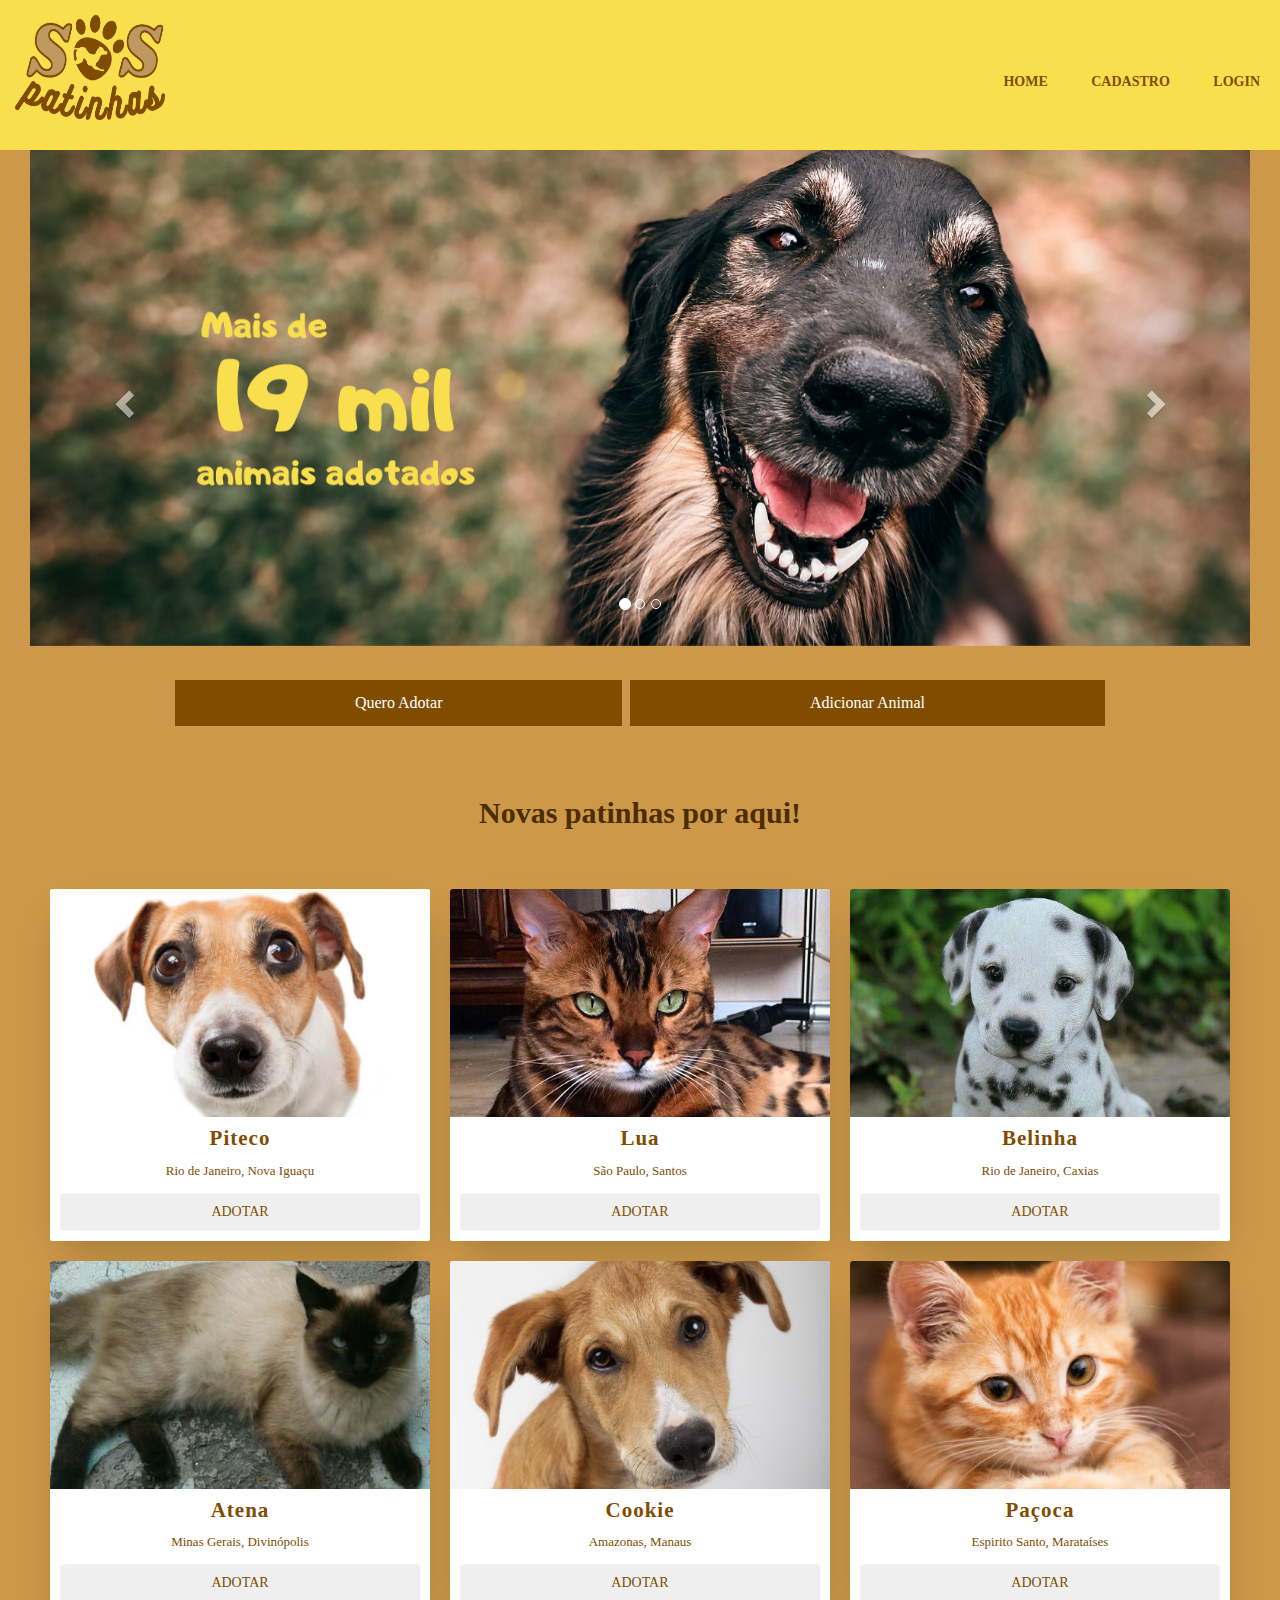
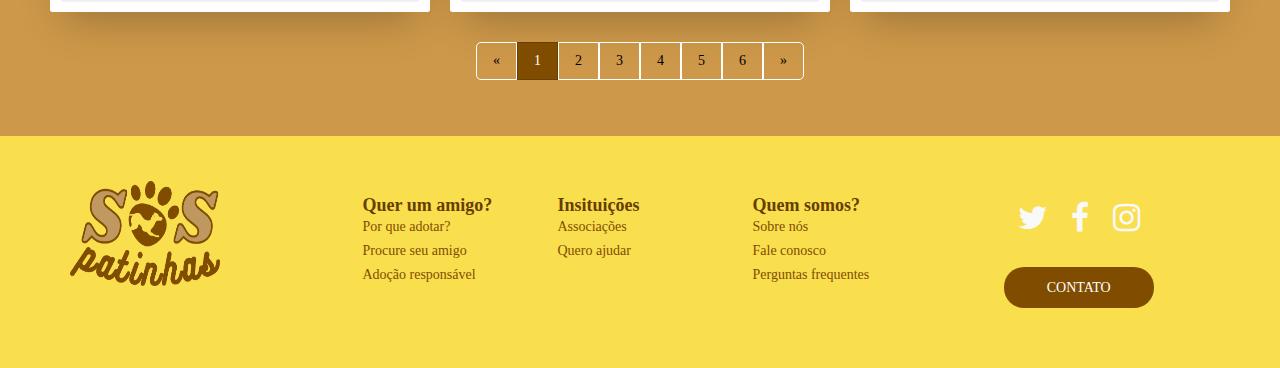
<file: index.html>
<!doctype html>
<html lang="en">
  <head>
    <!-- Required meta tags -->
    <title>SOS Patinhas</title>
    <meta charset="utf-8">
    <meta name="viewport" content="width=device-width, initial-scale=1">
    <link rel="shortcut icon" href="img/favicon.ico" type="image/x-icon">
    <link rel="icon" href="img/favicon.ico" type="image/x-icon">
    <link rel="stylesheet" href="http://cdnjs.cloudflare.com/ajax/libs/font-awesome/4.6.3/css/font-awesome.min.css">
    <link rel="stylesheet" href="http://maxcdn.bootstrapcdn.com/bootstrap/3.3.7/css/bootstrap.min.css">
    <link rel="stylesheet" href="https://maxcdn.bootstrapcdn.com/bootstrap/3.4.1/css/bootstrap.min.css">
    <link rel="stylesheet" href="assets/css/estilo.css">

   
  </head>
  <body>

    <!--TOPO-->
    <div class="content">

    <div class="geral">
    <div id="topo">
        
        <div id="logo">
            <img src="img/logo_sos.png" width="150" height="105"/>
        </div>

        <div id="menu">
            <a href="index.html">HOME</a>
            <a href="cadastro.html">CADASTRO</a>
            <a href="login.html">LOGIN</a></li>
        </div>
    
    </div>
</div>
        <div class="container-fluid">
          
      <!--BANNER-->
        
        <div id="banner">
            <div class="container" style="width: 100%;">
    <div id="myCarousel" class="carousel slide" data-ride="carousel">

    <!-- Indicadores -->
    <ol class="carousel-indicators">
      <li data-target="#myCarousel" data-slide-to="0" class="active"></li>
      <li data-target="#myCarousel" data-slide-to="1"></li>
      <li data-target="#myCarousel" data-slide-to="2"></li>
    </ol>

    <!-- slides -->
    <div class="carousel-inner">
      <div class="item active">
        <img src="img/1.png" style="width:100%;">
      </div>

      <div class="item">
        <img src="img/bannerdog.png"  style="width:100%;">
      </div>
    
      <div class="item">
        <img src="img/3.png"  style="width:100%;">
      </div>
    </div>

    <!-- controle esquerda e direita -->
    <a class="left carousel-control" href="#myCarousel" data-slide="prev">
      <span class="glyphicon glyphicon-chevron-left"></span>
      <span class="sr-only"></span>
    </a>
    <a class="right carousel-control" href="#myCarousel" data-slide="next">
      <span class="glyphicon glyphicon-chevron-right"></span>
      <span class="sr-only"></span>
    </a>
  </div>
</div>
        </div>
      <!--FIM-->

      <!--GALERIA!-->

        <div id="conteudo">

            <div class="main">

              <a href="#" class="button">Quero Adotar</a>
              <a href="#" class="button">Adicionar Animal</a>
              <br></br>


              <br>   </br>
              <p><h2>Novas patinhas por aqui!</h2></p>
              <br>   </br>

              <ul class="cards">
                <li class="cards_item">
                  <div class="card">
                    <div class="card_image"><img src="img/cachorro1.png"></div>
                    <div class="card_content">
                      <h1 class="card_title">Piteco</h1>
                      <p class="card_text">Rio de Janeiro, Nova Iguaçu</p>
                      <button class="btn card_btn">adotar</button>
                    </div>
                  </div>
                </li>
                <li class="cards_item">
                  <div class="card">
                    <div class="card_image"><img src="img/gato1.png"></div>
                    <div class="card_content">
                      <h1 class="card_title">Lua</h1>
                      <p class="card_text">São Paulo, Santos</p>
                      <button class="btn card_btn">adotar</button>
                    </div>
                  </div>
                </li>
                <li class="cards_item">
                  <div class="card">
                    <div class="card_image"><img src="img/cachorro2.png"></div>
                    <div class="card_content">
                      <h1 class="card_title">Belinha</h1>
                      <p class="card_text">Rio de Janeiro, Caxias</p>
                      <button class="btn card_btn">adotar</button>
                    </div>
                  </div>
                </li>
                <li class="cards_item">
                  <div class="card">
                    <div class="card_image"><img src="img/gato2.png"></div>
                    <div class="card_content">
                      <h1 class="card_title">Atena</h1>
                      <p class="card_text">Minas Gerais, Divinópolis</p>
                      <button class="btn card_btn">adotar</button>
                    </div>
                  </div>
                </li>
                <li class="cards_item">
                  <div class="card">
                    <div class="card_image"><img src="img/cachorro3.png"></div>
                    <div class="card_content">
                      <h1 class="card_title">Cookie</h1>
                      <p class="card_text">Amazonas, Manaus</p>
                      <button class="btn card_btn">adotar</button>
                    </div>
                  </div>
                </li>
                <li class="cards_item">
                  <div class="card">
                    <div class="card_image"><img src="img/gato3.png"></div>
                    <div class="card_content">
                      <h1 class="card_title">Paçoca</h1>
                      <p class="card_text">Espirito Santo, Marataíses</p>
                      <button class="btn card_btn">adotar</button>
                    </div>
                  </div>
                </li>
              </ul>

              <div class="center">
                <div class="pagination">
                  <a href="#">&laquo;</a>
                  <a class="active" href="#">1</a>
                  <a href="#">2</a>
                  <a href="#">3</a>
                  <a href="#">4</a>
                  <a href="#">5</a>
                  <a href="#">6</a>
                  <a href="#">&raquo;</a>
                </div>
              </div>

            </div>
    </div>
</div>

    <!--FIM!-->

    <!--RODAPÉ-->

    <footer id="myFooter">
        <div class="container">
            <div class="row">
                <div class="col-sm-3">
                    <h2 class="logo"><img src="img/logo_sos.png" width="150" height="105"></h2>
                </div>
                <div class="col-sm-2">
                    <h5>Quer um amigo?</h5>
                    <ul>
                        <li><a href="#">Por que adotar?</a></li>
                        <li><a href="#">Procure seu amigo</a></li>
                        <li><a href="#">Adoção responsável</a></li>
                    </ul>
                </div>
                <div class="col-sm-2">
                    <h5>Insituições</h5>
                    <ul>
                        <li><a href="#">Associações</a></li>
                        <li><a href="#">Quero ajudar</a></li>
                    </ul>
                </div>
                <div class="col-sm-2">
                    <h5>Quem somos?</h5>
                    <ul>
                        <li><a href="#">Sobre nós</a></li>
                        <li><a href="#">Fale conosco</a></li>
                        <li><a href="#">Perguntas frequentes</a></li>
                    </ul>
                </div>
                <div class="col-sm-3">
                    <div class="social-networks">
                        <a href="#" class="twitter"><i class="fa fa-twitter"></i></a>
                        <a href="#" class="facebook"><i class="fa fa-facebook"></i></a>
                        <a href="https://www.instagram.com/sos_patinhas_ofc/" class="instagram"><i class="fa fa-instagram"></i></a>
                    </div>
                    <a href="#">
                        <button type="button" class="btn btn-default">Contato</button>
                    </a>
                </div>
            </div>
        </div>
    </footer>

    <!-- Optional JavaScript; choose one of the two! -->

    <!-- Option 1: Bootstrap Bundle with Popper -->
    <script src="https://cdn.jsdelivr.net/npm/bootstrap@5.1.1/dist/js/bootstrap.bundle.min.js" integrity="sha384-/bQdsTh/da6pkI1MST/rWKFNjaCP5gBSY4sEBT38Q/9RBh9AH40zEOg7Hlq2THRZ" crossorigin="anonymous"></script>

    <!--Java sem ser do Bootstrap!-->
    <script src="https://ajax.googleapis.com/ajax/libs/jquery/3.5.1/jquery.min.js"></script>
    <script src="https://maxcdn.bootstrapcdn.com/bootstrap/3.4.1/js/bootstrap.min.js"></script>

    <!-- Option 2: Separate Popper and Bootstrap JS -->
    <!--
    <script src="https://cdn.jsdelivr.net/npm/@popperjs/core@2.9.3/dist/umd/popper.min.js" integrity="sha384-W8fXfP3gkOKtndU4JGtKDvXbO53Wy8SZCQHczT5FMiiqmQfUpWbYdTil/SxwZgAN" crossorigin="anonymous"></script>
    <script src="https://cdn.jsdelivr.net/npm/bootstrap@5.1.1/dist/js/bootstrap.min.js" integrity="sha384-skAcpIdS7UcVUC05LJ9Dxay8AXcDYfBJqt1CJ85S/CFujBsIzCIv+l9liuYLaMQ/" crossorigin="anonymous"></script>
    -->
  </body>
</html>
</file>
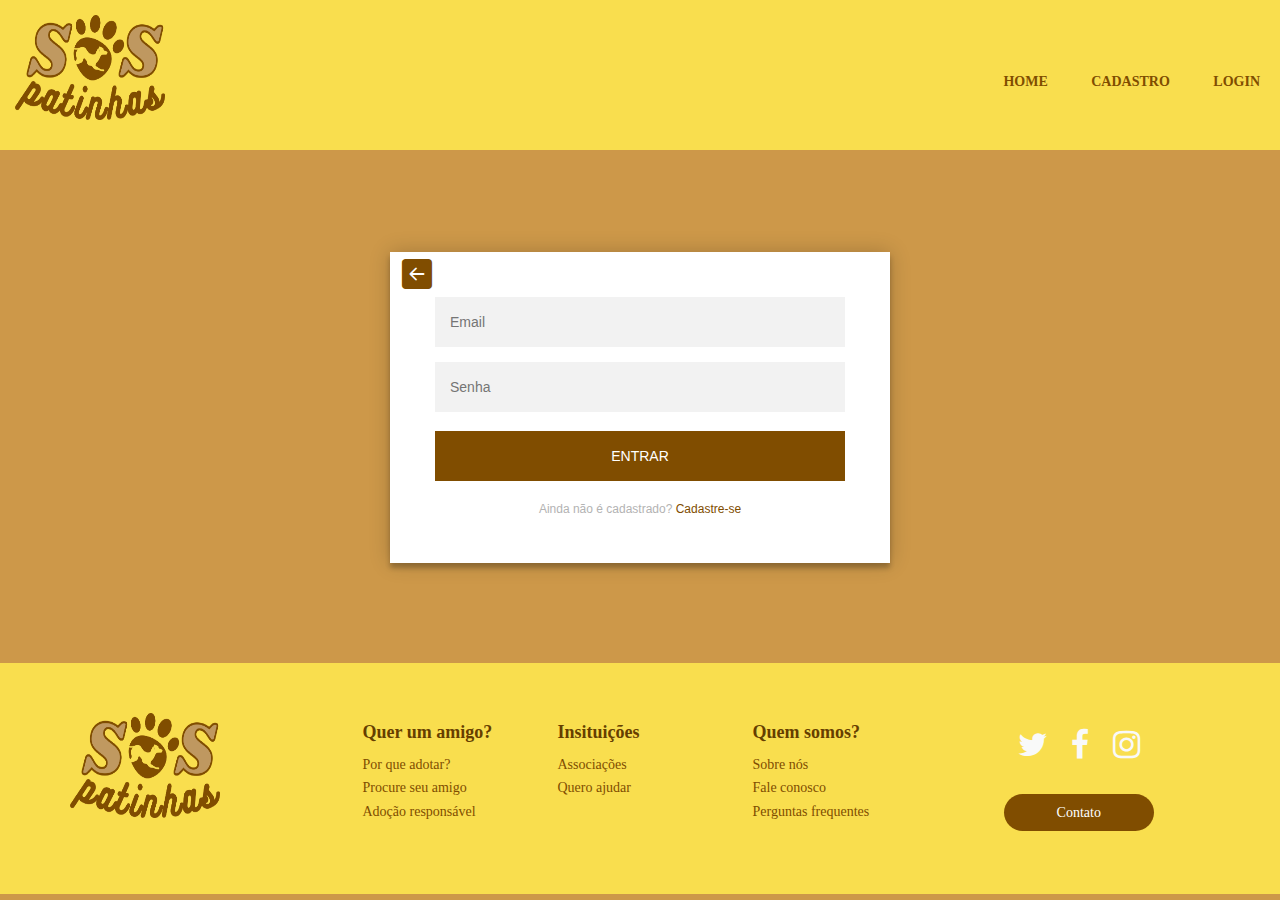
<file: adotante.html>
<!doctype html>
<html lang="en">
  <head>
    <!-- Required meta tags -->
    <meta charset="utf-8">
    <meta name="viewport" content="width=device-width, initial-scale=1">
    <link rel="shortcut icon" href="img/favicon.ico" type="image/x-icon">
    <link rel="icon" href="img/favicon.ico" type="image/x-icon">
    <link rel="stylesheet" href="http://cdnjs.cloudflare.com/ajax/libs/font-awesome/4.6.3/css/font-awesome.min.css">
    <link rel="stylesheet" href="http://maxcdn.bootstrapcdn.com/bootstrap/3.3.7/css/bootstrap.min.css">
    <link rel="stylesheet" href="https://maxcdn.bootstrapcdn.com/bootstrap/3.4.1/css/bootstrap.min.css">
    <link rel="stylesheet" href="assets/css/estilo2.css">
    <link rel="stylesheet" href="https://cdn.jsdelivr.net/npm/bootstrap-icons@1.5.0/font/bootstrap-icons.css">
    <script src="https://ajax.googleapis.com/ajax/libs/jquery/2.1.1/jquery.min.js"></script>

    
    <title>SOS Patinhas</title>
  </head>
  <body>
    
    <div class="content">

      <div class="geral">
      <div id="topo">
          
          <div id="logo">
              <img src="img/logo_sos.png" width="150" height="105"/>
          </div>
  
          <div id="menu">
              <a href="index.html">HOME</a>
              <a href="cadastro.html">CADASTRO</a>
              <a href="login.html">LOGIN</a></li>

          </div>
      
      </div>

      <!--CORPO-->

      <div class="login-page">
        <div class="form">
        <a href= "login.html"><i class="bi bi-arrow-left-square-fill" style="position:absolute; left: 12px; top: 2px; font-size: 3rem; color: #804d00;" ></a></i>
          <form class="register-form">
            <input type="text" pattern="[A-Z\s][a-z\s]+$" oninvalid="setCustomValidity('Somente Letras!')" onchange="try{setCustomValidity('')}catch(e){}" placeholder="Nome"/>
            <input type="tel" required="required" maxlength="15" pattern="\([0-9]{2}\) [0-9]{4,6}-[0-9]{3,4}$" placeholder="Telefone"/>
            <input type="text" placeholder="CPF"/>
            <label for="browser2"></label>
              <input list="browsers2" name="browser2" id="browser2" placeholder="Escolha um estado">
              <datalist id="browsers2">
                <option value="AC">
                <option value="AL">
                <option value="AP">
                <option value="AM">
                <option value="BA">
                <option value="CE">
                <option value="DF">
                <option value="ES">
                <option value="GO">
                <option value="MA">
                <option value="MT">
                <option value="MS">
                <option value="MG">
                <option value="PA">
                <option value="PB">
                <option value="PR">
                <option value="PE">
                <option value="PI">
                <option value="RJ">
                <option value="RN">
                <option value="RS">
                <option value="RO">
                <option value="RR">
                <option value="RR">
                <option value="SC">
                <option value="SP">
                <option value="SE">
                <option value="TO">
              </datalist>
              <label for="browser"></label>
              <input list="browsers" name="browser" id="browser" placeholder="Escolha uma cidade">
              <datalist id="browsers">
                <option value="Nilópolis">
                <option value="Nova Iguaçu">
                <option value="Santos">
                <option value="Uberlandia">
                <option value="Açailandia">
                <option value="São Vincente">
                <option value="Pindamonhangaba">
                <option value="Paciência">
                <option value="Praia Grande">
                <option value="Bandeira do Sul">
                <option value="Boqueirão">
                <option value="Colorado do Oeste">
              </datalist>
            <input type="text" pattern="[A-Z\s][a-z\s]+$" oninvalid="setCustomValidity('Somente Letras!')" onchange="try{setCustomValidity('')}catch(e){}" placeholder="Rua"/>
            <input type="email" required="required" class="input-text" pattern="[a-z0-9._%+-]+@[a-z0-9.-]+\.[a-z]{2,4}$" placeholder="Email"/>
            <input type="password" id="senha" placeholder="Senha"/>
            <button>cadastrar</button>
            <p class="message">Já cadastrado?<a href="#"> Entre aqui!</a></p>
          </form>
          <form class="login-form">
            <input type="text" required="required" class="input-text" pattern="[a-z0-9._%+-]+@[a-z0-9.-]+\.[a-z]{2,4}$" placeholder="Email"/>
            <input type="password" placeholder="Senha"/>
            <button>entrar</button>
            <p class="message">Ainda não é cadastrado? <a href="#">Cadastre-se</a></p>
          </form>
        </div>
      </div>

      <!--RODAPÉ-->

      <footer id="myFooter">
        <div class="container">
            <div class="row">
                <div class="col-sm-3">
                    <h2 class="logo"><img src="img/logo_sos.png" width="150" height="105"></h2>
                </div>
                <div class="col-sm-2">
                    <h5>Quer um amigo?</h5>
                    <ul>
                        <li><a href="#">Por que adotar?</a></li>
                        <li><a href="#">Procure seu amigo</a></li>
                        <li><a href="#">Adoção responsável</a></li>
                    </ul>
                </div>
                <div class="col-sm-2">
                    <h5>Insituições</h5>
                    <ul>
                        <li><a href="#">Associações</a></li>
                        <li><a href="#">Quero ajudar</a></li>
                    </ul>
                </div>
                <div class="col-sm-2">
                    <h5>Quem somos?</h5>
                    <ul>
                        <li><a href="#">Sobre nós</a></li>
                        <li><a href="#">Fale conosco</a></li>
                        <li><a href="#">Perguntas frequentes</a></li>
                    </ul>
                </div>
                <div class="col-sm-3">
                    <div class="social-networks">
                        <a href="#" class="twitter"><i class="fa fa-twitter"></i></a>
                        <a href="#" class="facebook"><i class="fa fa-facebook"></i></a>
                        <a href="https://www.instagram.com/sos_patinhas_ofc/" class="instagram"><i class="fa fa-instagram"></i></a>
                    </div>
                    <a href="#">
                        <button type="button" class="btn btn-default">Contato</button>
                    </a>
                </div>
            </div>
        </div>

    </footer>

        <script>
                $('.message a').click(function(){
              $('form').animate({height: "toggle", opacity: "toggle"}, "slow");
            });

          </script>
    <!-- Optional JavaScript; choose one of the two! -->

    <!-- Option 1: Bootstrap Bundle with Popper -->
    <script src="https://cdn.jsdelivr.net/npm/bootstrap@5.1.1/dist/js/bootstrap.bundle.min.js" integrity="sha384-/bQdsTh/da6pkI1MST/rWKFNjaCP5gBSY4sEBT38Q/9RBh9AH40zEOg7Hlq2THRZ" crossorigin="anonymous"></script>

    <!--Java sem ser do Bootstrap!-->
    <script src="https://ajax.googleapis.com/ajax/libs/jquery/3.5.1/jquery.min.js"></script>
    <script src="https://maxcdn.bootstrapcdn.com/bootstrap/3.4.1/js/bootstrap.min.js"></script>

    <!-- Option 2: Separate Popper and Bootstrap JS -->
    <!--
    <script src="https://cdn.jsdelivr.net/npm/@popperjs/core@2.9.3/dist/umd/popper.min.js" integrity="sha384-W8fXfP3gkOKtndU4JGtKDvXbO53Wy8SZCQHczT5FMiiqmQfUpWbYdTil/SxwZgAN" crossorigin="anonymous"></script>
    <script src="https://cdn.jsdelivr.net/npm/bootstrap@5.1.1/dist/js/bootstrap.min.js" integrity="sha384-skAcpIdS7UcVUC05LJ9Dxay8AXcDYfBJqt1CJ85S/CFujBsIzCIv+l9liuYLaMQ/" crossorigin="anonymous"></script>
    -->
  </body>
</html>
</file>
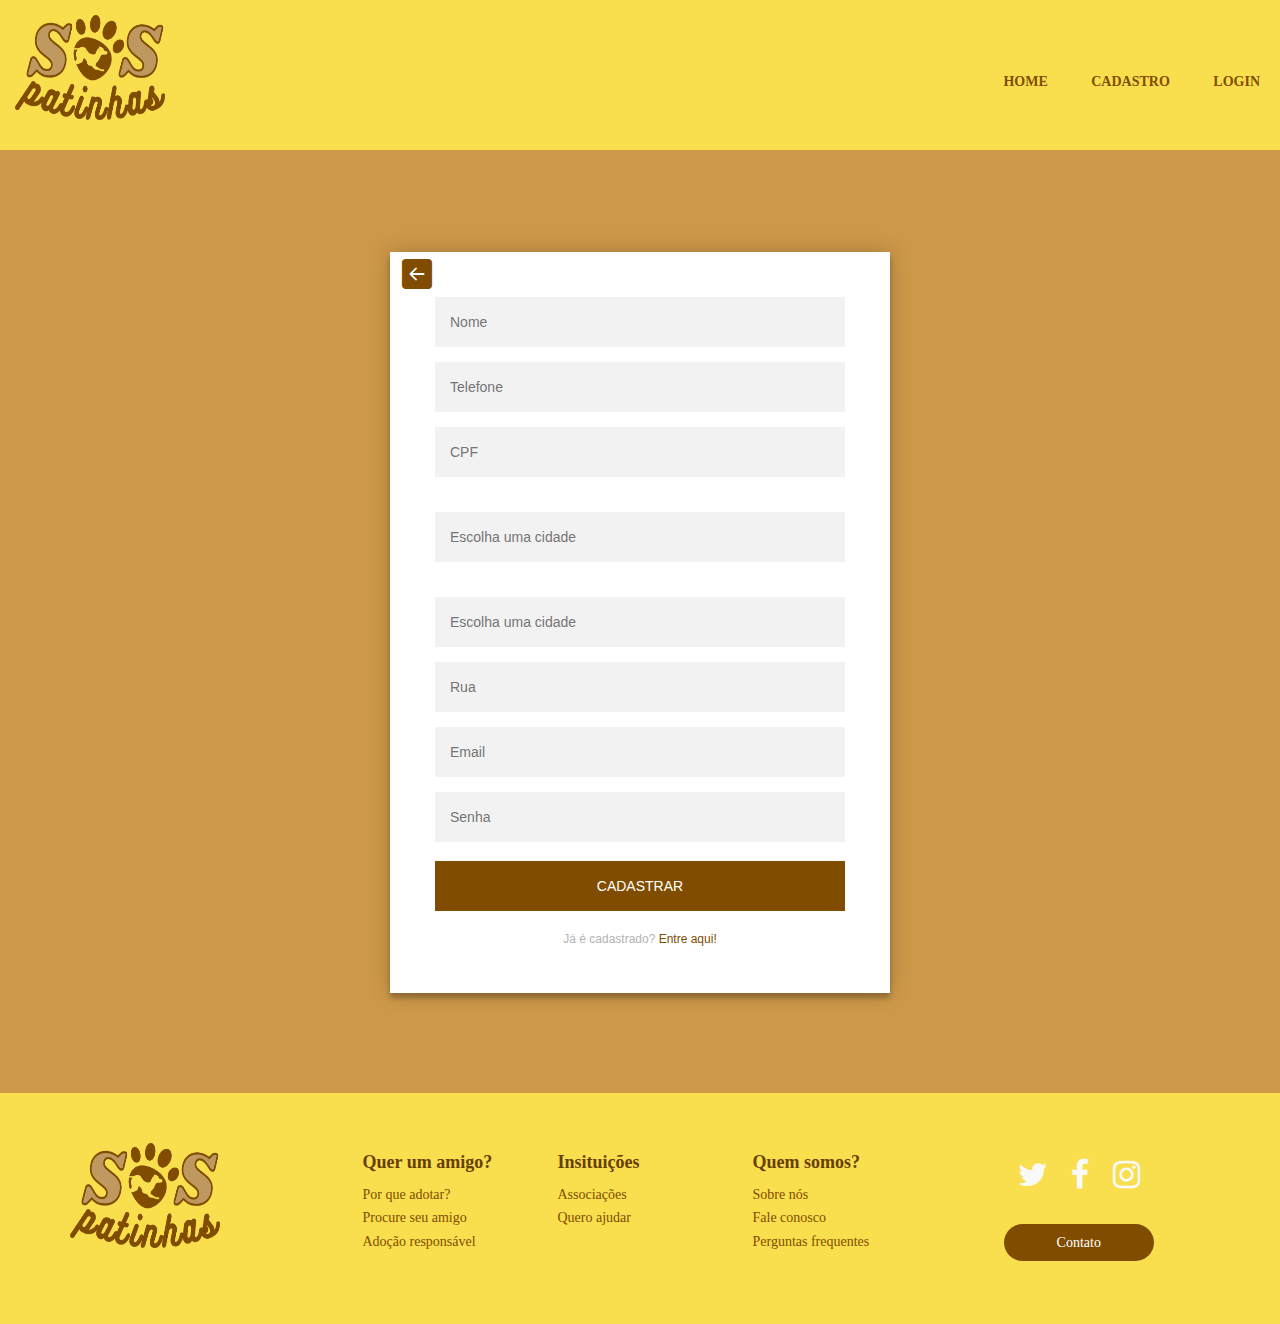
<file: cadasadotante.html>
<!doctype html>
<html lang="en">
  <head>
    <!-- Required meta tags -->
    <meta charset="utf-8">
    <meta name="viewport" content="width=device-width, initial-scale=1">
    <link rel="shortcut icon" href="img/favicon.ico" type="image/x-icon">
    <link rel="icon" href="img/favicon.ico" type="image/x-icon">
    <link rel="stylesheet" href="http://cdnjs.cloudflare.com/ajax/libs/font-awesome/4.6.3/css/font-awesome.min.css">
    <link rel="stylesheet" href="http://maxcdn.bootstrapcdn.com/bootstrap/3.3.7/css/bootstrap.min.css">
    <link rel="stylesheet" href="https://maxcdn.bootstrapcdn.com/bootstrap/3.4.1/css/bootstrap.min.css">
    <link rel="stylesheet" href="https://cdn.jsdelivr.net/npm/bootstrap-icons@1.5.0/font/bootstrap-icons.css">
    <link rel="stylesheet" href="assets/css/estilo2.css">
    <script src="https://ajax.googleapis.com/ajax/libs/jquery/2.1.1/jquery.min.js"></script>

    <title>SOS Patinhas</title>
  </head>
  <body>
    
    <div class="content">

      <div class="geral">
      <div id="topo">
          
          <div id="logo">
              <img src="img/logo_sos.png" width="150" height="105"/>
          </div>
  
          <div id="menu">
              <a href="index.html">HOME</a>
              <a href="cadastro.html">CADASTRO</a>
              <a href="login.html">LOGIN</a></li>

          </div>
      
      </div>

      <!--CORPO-->

      <!--CODIGO MORTO-->

      <div class="login-page">
        <div class="form">
          <form class="register-form">
            <input type="text" placeholder="Nome"/>
            <input type="password" placeholder="Telefone"/>
            <input type="text" placeholder="CPF"/>
            <label for="exampleDataList" class="form-label"></label>
              <input class="form-control" list="datalistOptions" id="exampleDataList" placeholder="Escolha um Estado">
              <datalist id="datalistOptions">
                <option value="AC">
                <option value="AL">
                <option value="AP">
                <option value="AM">
                <option value="BA">
                <option value="CE">
                <option value="DF">
                <option value="ES">
                <option value="GO">
                <option value="MA">
                <option value="MT">
                <option value="MS">
                <option value="MG">
                <option value="PA">
                <option value="PB">
                <option value="PR">
                <option value="PE">
                <option value="PI">
                <option value="RJ">
                <option value="RN">
                <option value="RS">
                <option value="RO">
                <option value="RR">
                <option value="RR">
                <option value="SC">
                <option value="SP">
                <option value="SE">
                <option value="TO">
              </datalist>
              <label for="exampleDataList" class="form-label"></label>
              <input class="form-control" list="datalistOptions" id="exampleDataList" placeholder="Escolha uma Cidade">
              <datalist id="datalistOptions">
                <option value="Nilópolis">
                <option value="Nova Iguaçu">
                <option value="Santos">
                <option value="Uberlandia">
                <option value="Açailandia">
                <option value="São Vincente">
                <option value="Pindamonhangaba">
                <option value="Paciência">
                <option value="Praia Grande">
                <option value="Curralinho">
                <option value="Bandeira do Sul">
                <option value="Boqueirão">
                <option value="Colorado do Oeste">
              </datalist>
            <input type="text" placeholder="Rua"/>
            <input type="text" placeholder="Email"/>
            <input type="password" id= "senha" placeholder="Senha"/>
            <button>cadastrar</button>
            <p class="message">Já cadastrado?<a href="#"> Entre aqui!</a></p>
          </form>

    <!--FIM CODIGO MORTO-->
          <form class="login-form">
            <a href= "cadastro.html"><i class="bi bi-arrow-left-square-fill" style="position:absolute; left: 12px; top: 2px; font-size: 3rem; color: #804d00;" ></a></i>
            <input type="text" pattern="[A-Z\s][a-z\s]+$" oninvalid="setCustomValidity('Somente Letras!')" onchange="try{setCustomValidity('')}catch(e){}" placeholder="Nome"/>
            <input type="tel" required="required" maxlength="15" pattern="[0-9]+$" oninvalid="setCustomValidity('Somente números!')" onchange="try{setCustomValidity('')}catch(e){}" placeholder="Telefone"/>
            <input type="text" placeholder="CPF"/>
            <label for="browser2"></label>
              <input list="browsers2" name="browser2" id="browser2" placeholder="Escolha uma cidade">
              <datalist id="browsers2">
                <option value="AC">
                <option value="AL">
                <option value="AP">
                <option value="AM">
                <option value="BA">
                <option value="CE">
                <option value="DF">
                <option value="ES">
                <option value="GO">
                <option value="MA">
                <option value="MT">
                <option value="MS">
                <option value="MG">
                <option value="PA">
                <option value="PB">
                <option value="PR">
                <option value="PE">
                <option value="PI">
                <option value="RJ">
                <option value="RN">
                <option value="RS">
                <option value="RO">
                <option value="RR">
                <option value="RR">
                <option value="SC">
                <option value="SP">
                <option value="SE">
                <option value="TO">
              </datalist>
              <label for="browser"></label>
              <input list="browsers" name="browser" id="browser" placeholder="Escolha uma cidade">
              <datalist id="browsers">
                <option value="Nilópolis">
                <option value="Nova Iguaçu">
                <option value="Santos">
                <option value="Uberlandia">
                <option value="Açailandia">
                <option value="São Vincente">
                <option value="Pindamonhangaba">
                <option value="Paciência">
                <option value="Praia Grande">
                <option value="Bandeira do Sul">
                <option value="Boqueirão">
                <option value="Colorado do Oeste">
              </datalist>
            <input type="text" placeholder="Rua" pattern="[A-Z\s][a-z\s]+$" oninvalid="setCustomValidity('Somente Letras!')" onchange="try{setCustomValidity('')}catch(e){}"/>
            <input type="email" required="required" class="input-text" pattern="[a-z0-9._%+-]+@[a-z0-9.-]+\.[a-z]{2,4}$" oninvalid="setCustomValidity('Siga o formato de um email!')" onchange="try{setCustomValidity('')}catch(e){}" placeholder="Email"/>
            <input type="password" id= "senha" placeholder="Senha"/>
            <button>cadastrar</button>
            <p class="message">Já é cadastrado? <a href="adotante.html"> Entre aqui!</a></p>
          </form>
        </div>
      </div>


      <!--RODAPÉ-->

      <footer id="myFooter">
        <div class="container">
            <div class="row">
                <div class="col-sm-3">
                    <h2 class="logo"><img src="img/logo_sos.png" width="150" height="105"></h2>
                </div>
                <div class="col-sm-2">
                    <h5>Quer um amigo?</h5>
                    <ul>
                        <li><a href="#">Por que adotar?</a></li>
                        <li><a href="#">Procure seu amigo</a></li>
                        <li><a href="#">Adoção responsável</a></li>
                    </ul>
                </div>
                <div class="col-sm-2">
                    <h5>Insituições</h5>
                    <ul>
                        <li><a href="#">Associações</a></li>
                        <li><a href="#">Quero ajudar</a></li>
                    </ul>
                </div>
                <div class="col-sm-2">
                    <h5>Quem somos?</h5>
                    <ul>
                        <li><a href="#">Sobre nós</a></li>
                        <li><a href="#">Fale conosco</a></li>
                        <li><a href="#">Perguntas frequentes</a></li>
                    </ul>
                </div>
                <div class="col-sm-3">
                    <div class="social-networks">
                        <a href="#" class="twitter"><i class="fa fa-twitter"></i></a>
                        <a href="#" class="facebook"><i class="fa fa-facebook"></i></a>
                        <a href="https://www.instagram.com/sos_patinhas_ofc/" class="instagram"><i class="fa fa-instagram"></i></a>
                    </div>
                    <a href="#">
                        <button type="button" class="btn btn-default">Contato</button>
                    </a>
                </div>
            </div>
        </div>
    </footer>

        <script>
               

          </script>
    <!-- Optional JavaScript; choose one of the two! -->

    <!-- Option 1: Bootstrap Bundle with Popper -->
    <script src="https://cdn.jsdelivr.net/npm/bootstrap@5.1.1/dist/js/bootstrap.bundle.min.js" integrity="sha384-/bQdsTh/da6pkI1MST/rWKFNjaCP5gBSY4sEBT38Q/9RBh9AH40zEOg7Hlq2THRZ" crossorigin="anonymous"></script>

    <!--Java sem ser do Bootstrap!-->
    <script src="https://ajax.googleapis.com/ajax/libs/jquery/3.5.1/jquery.min.js"></script>
    <script src="https://maxcdn.bootstrapcdn.com/bootstrap/3.4.1/js/bootstrap.min.js"></script>

    <!-- Option 2: Separate Popper and Bootstrap JS -->
    <!--
    <script src="https://cdn.jsdelivr.net/npm/@popperjs/core@2.9.3/dist/umd/popper.min.js" integrity="sha384-W8fXfP3gkOKtndU4JGtKDvXbO53Wy8SZCQHczT5FMiiqmQfUpWbYdTil/SxwZgAN" crossorigin="anonymous"></script>
    <script src="https://cdn.jsdelivr.net/npm/bootstrap@5.1.1/dist/js/bootstrap.min.js" integrity="sha384-skAcpIdS7UcVUC05LJ9Dxay8AXcDYfBJqt1CJ85S/CFujBsIzCIv+l9liuYLaMQ/" crossorigin="anonymous"></script>
    -->
  </body>
</html>
</file>
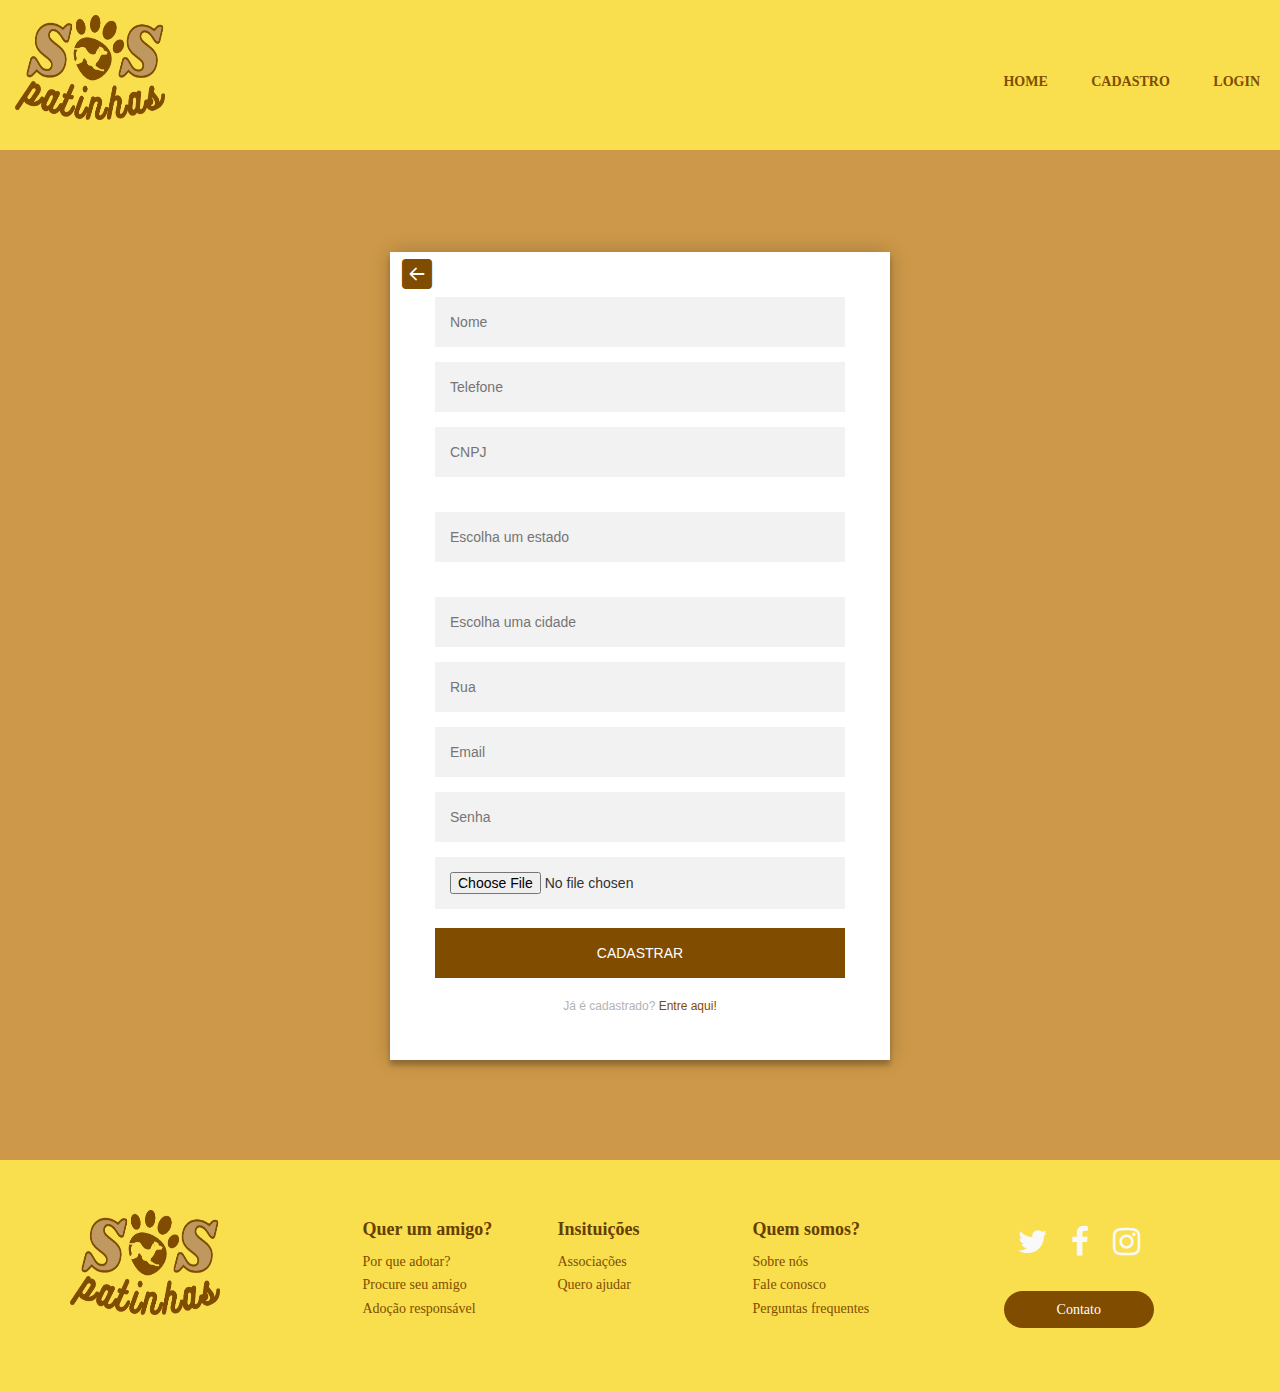
<file: cadasinstituicao.html>
<!doctype html>
<html lang="en">
  <head>
    <!-- Required meta tags -->
    <meta charset="utf-8">
    <meta name="viewport" content="width=device-width, initial-scale=1">
    <link rel="shortcut icon" href="img/favicon.ico" type="image/x-icon">
    <link rel="icon" href="img/favicon.ico" type="image/x-icon">
    <link rel="stylesheet" href="http://cdnjs.cloudflare.com/ajax/libs/font-awesome/4.6.3/css/font-awesome.min.css">
    <link rel="stylesheet" href="http://maxcdn.bootstrapcdn.com/bootstrap/3.3.7/css/bootstrap.min.css">
    <link rel="stylesheet" href="https://maxcdn.bootstrapcdn.com/bootstrap/3.4.1/css/bootstrap.min.css">
    <link rel="stylesheet" href="https://cdn.jsdelivr.net/npm/bootstrap-icons@1.5.0/font/bootstrap-icons.css">
    <link rel="stylesheet" href="assets/css/estilo2.css">
    <script src="https://ajax.googleapis.com/ajax/libs/jquery/2.1.1/jquery.min.js"></script>

    <title>SOS Patinhas</title>
  </head>
  <body>
    
    <div class="content">

      <div class="geral">
      <div id="topo">
          
          <div id="logo">
              <img src="img/logo_sos.png" width="150" height="105"/>
          </div>
  
          <div id="menu">
              <a href="index.html">HOME</a>
              <a href="cadastro.html">CADASTRO</a>
              <a href="login.html">LOGIN</a></li>
          </div>
      
      </div>

      <!--CORPO-->
      <!--CODIGO MORTO-->
      <div class="login-page">
        <div class="form">
          <form class="register-form">
            <input type="text" placeholder="Nome"/>
            <input type="password" placeholder="Telefone"/>
            <input type="text" placeholder="CNPJ"/>
            <label for="exampleDataList" class="form-label"></label>
              <input class="form-control" list="datalistOptions" id="exampleDataList" placeholder="Escolha um Estado">
              <datalist id="datalistOptions">
                <option value="AC">
                <option value="AL">
                <option value="AP">
                <option value="AM">
                <option value="BA">
                <option value="CE">
                <option value="DF">
                <option value="ES">
                <option value="GO">
                <option value="MA">
                <option value="MT">
                <option value="MS">
                <option value="MG">
                <option value="PA">
                <option value="PB">
                <option value="PR">
                <option value="PE">
                <option value="PI">
                <option value="RJ">
                <option value="RN">
                <option value="RS">
                <option value="RO">
                <option value="RR">
                <option value="RR">
                <option value="SC">
                <option value="SP">
                <option value="SE">
                <option value="TO">
              </datalist>
              <label for="exampleDataList" class="form-label"></label>
              <input class="form-control" list="datalistOptions" id="exampleDataList2" placeholder="Escolha uma Cidade">
              <datalist id="datalistOptions">
                <option value="Nilópolis">
                <option value="Nova Iguaçu">
                <option value="Santos">
                <option value="Uberlandia">
                <option value="Açailandia">
                <option value="São Vincente">
                <option value="Pindamonhangaba">
                <option value="Paciência">
                <option value="Praia Grande">
                <option value="Bandeira do Sul">
                <option value="Boqueirão">
                <option value="Colorado do Oeste">
              </datalist>
            <input type="text" placeholder="Rua"/>
            <input type="text" placeholder="Email"/>
            <input type="password" id= "senha" placeholder="Senha"/>
            <input type="file" id="arquivo"/>
            <button>cadastrar</button>
            <p class="message">Já cadastrado?<a href="#"> Entre aqui!</a></p>
          </form>

          <!--FIM DO CODIGO MORTO-->
        
          <form class="login-form">
            <a href= "cadastro.html"><i class="bi bi-arrow-left-square-fill" style="position:absolute; left: 12px; top: 2px; font-size: 3rem; color: #804d00;" ></a></i>
            <input type="text" pattern="[A-Z\s][a-z\s]+$" oninvalid="setCustomValidity('Somente Letras!')" onchange="try{setCustomValidity('')}catch(e){}" placeholder="Nome"/>
            <input type="tel" required="required" maxlength="15" pattern="[0-9]+$" oninvalid="setCustomValidity('Somente números!')" onchange="try{setCustomValidity('')}catch(e){}" placeholder="Telefone"/>
            <input type="text" placeholder="CNPJ"/>
            <label for="browser2"></label>
              <input list="browsers2" name="browser2" id="browser2" placeholder="Escolha um estado">
              <datalist id="browsers2">
                <option value="AC">
                <option value="AL">
                <option value="AP">
                <option value="AM">
                <option value="BA">
                <option value="CE">
                <option value="DF">
                <option value="ES">
                <option value="GO">
                <option value="MA">
                <option value="MT">
                <option value="MS">
                <option value="MG">
                <option value="PA">
                <option value="PB">
                <option value="PR">
                <option value="PE">
                <option value="PI">
                <option value="RJ">
                <option value="RN">
                <option value="RS">
                <option value="RO">
                <option value="RR">
                <option value="RR">
                <option value="SC">
                <option value="SP">
                <option value="SE">
                <option value="TO">
              </datalist>
              <label for="browser"></label>
              <input list="browsers" name="browser" id="browser" placeholder="Escolha uma cidade">
              <datalist id="browsers">
                <option value="Nilópolis">
                <option value="Nova Iguaçu">
                <option value="Santos">
                <option value="Uberlandia">
                <option value="Açailandia">
                <option value="São Vincente">
                <option value="Pindamonhangaba">
                <option value="Paciência">
                <option value="Praia Grande">
                <option value="Bandeira do Sul">
                <option value="Boqueirão">
                <option value="Colorado do Oeste">
              </datalist>
            <input type="text" pattern="[A-Z\s][a-z\s]+$" oninvalid="setCustomValidity('Somente Letras!')" onchange="try{setCustomValidity('')}catch(e){}" placeholder="Rua"/>
            <input type="email" required="required" class="input-text" pattern="[a-z0-9._%+-]+@[a-z0-9.-]+\.[a-z]{2,4}$" placeholder="Email"/>
            <input type="password" id= "senha" placeholder="Senha"/>
            <input type="file" id="arquivo"/>
            <button>cadastrar</button>
            <p class="message">Já é cadastrado? <a href="instituicao.html"> Entre aqui!</a></p>
          </form>
        </div>
      </div>

      <!--RODAPÉ-->

      <footer id="myFooter">
        <div class="container">
            <div class="row">
                <div class="col-sm-3">
                    <h2 class="logo"><img src="img/logo_sos.png" width="150" height="105"></h2>
                </div>
                <div class="col-sm-2">
                    <h5>Quer um amigo?</h5>
                    <ul>
                        <li><a href="#">Por que adotar?</a></li>
                        <li><a href="#">Procure seu amigo</a></li>
                        <li><a href="#">Adoção responsável</a></li>
                    </ul>
                </div>
                <div class="col-sm-2">
                    <h5>Insituições</h5>
                    <ul>
                        <li><a href="#">Associações</a></li>
                        <li><a href="#">Quero ajudar</a></li>
                    </ul>
                </div>
                <div class="col-sm-2">
                    <h5>Quem somos?</h5>
                    <ul>
                        <li><a href="#">Sobre nós</a></li>
                        <li><a href="#">Fale conosco</a></li>
                        <li><a href="#">Perguntas frequentes</a></li>
                    </ul>
                </div>
                <div class="col-sm-3">
                    <div class="social-networks">
                        <a href="#" class="twitter"><i class="fa fa-twitter"></i></a>
                        <a href="#" class="facebook"><i class="fa fa-facebook"></i></a>
                        <a href="https://www.instagram.com/sos_patinhas_ofc/" class="instagram"><i class="fa fa-instagram"></i></a>
                    </div>
                    <a href="#">
                        <button type="button" class="btn btn-default">Contato</button>
                    </a>
                </div>
            </div>
        </div>
    </footer>

        <script>
               
          </script>
    <!-- Optional JavaScript; choose one of the two! -->

    <!-- Option 1: Bootstrap Bundle with Popper -->
    <script src="https://cdn.jsdelivr.net/npm/bootstrap@5.1.1/dist/js/bootstrap.bundle.min.js" integrity="sha384-/bQdsTh/da6pkI1MST/rWKFNjaCP5gBSY4sEBT38Q/9RBh9AH40zEOg7Hlq2THRZ" crossorigin="anonymous"></script>

    <!--Java sem ser do Bootstrap!-->
    <script src="https://ajax.googleapis.com/ajax/libs/jquery/3.5.1/jquery.min.js"></script>
    <script src="https://maxcdn.bootstrapcdn.com/bootstrap/3.4.1/js/bootstrap.min.js"></script>

    <!-- Option 2: Separate Popper and Bootstrap JS -->
    <!--
    <script src="https://cdn.jsdelivr.net/npm/@popperjs/core@2.9.3/dist/umd/popper.min.js" integrity="sha384-W8fXfP3gkOKtndU4JGtKDvXbO53Wy8SZCQHczT5FMiiqmQfUpWbYdTil/SxwZgAN" crossorigin="anonymous"></script>
    <script src="https://cdn.jsdelivr.net/npm/bootstrap@5.1.1/dist/js/bootstrap.min.js" integrity="sha384-skAcpIdS7UcVUC05LJ9Dxay8AXcDYfBJqt1CJ85S/CFujBsIzCIv+l9liuYLaMQ/" crossorigin="anonymous"></script>
    -->
  </body>
</html>
</file>
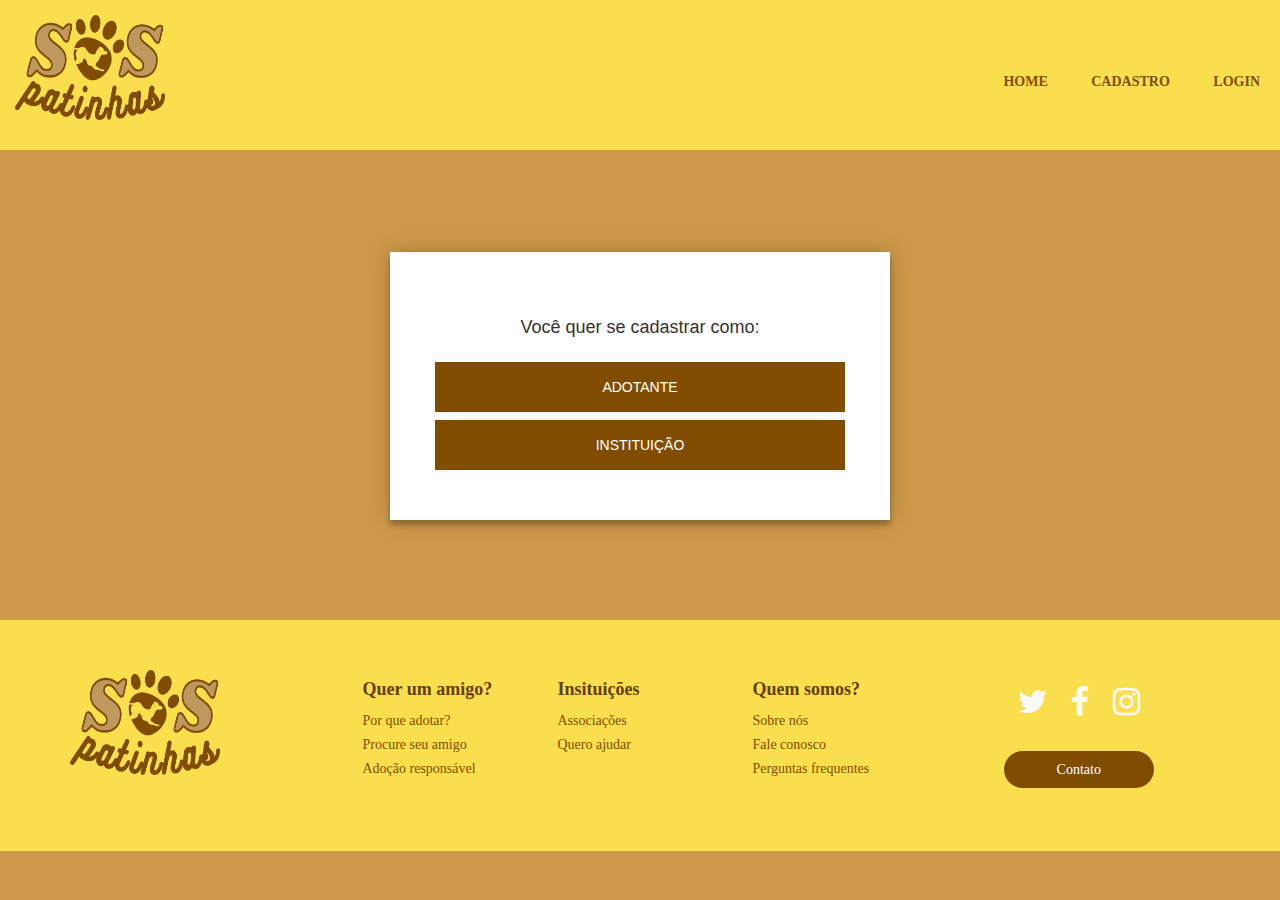
<file: cadastro.html>
<!doctype html>
<html lang="en">
  <head>
    <!-- Required meta tags -->
    <meta charset="utf-8">
    <meta name="viewport" content="width=device-width, initial-scale=1">
    <link rel="shortcut icon" href="img/favicon.ico" type="image/x-icon">
    <link rel="icon" href="img/favicon.ico" type="image/x-icon">
    <link rel="stylesheet" href="http://cdnjs.cloudflare.com/ajax/libs/font-awesome/4.6.3/css/font-awesome.min.css">
    <link rel="stylesheet" href="http://maxcdn.bootstrapcdn.com/bootstrap/3.3.7/css/bootstrap.min.css">
    <link rel="stylesheet" href="https://maxcdn.bootstrapcdn.com/bootstrap/3.4.1/css/bootstrap.min.css">
    <link rel="stylesheet" href="assets/css/estilo1.css">

    
    <title>SOS Patinhas</title>
  </head>
  <body>
    
    <div class="content">

      <div class="geral">
      <div id="topo">
          
          <div id="logo">
              <img src="img/logo_sos.png" width="150" height="105"/>
          </div>
  
          <div id="menu">
              <a href="index.html">HOME</a>
              <a href="cadastro.html">CADASTRO</a>
              <a href="login.html">LOGIN</a></li>
          </div>
      
      </div>

          <!--CORPO-->

          <div class="login-page">
        <div class="form">
          <form class="register-form">
            <input type="text" pattern="[A-Z\s][a-z\s]+$" oninvalid="setCustomValidity('Somente Letras!')" onchange="try{setCustomValidity('')}catch(e){}" placeholder="nome"/>
            <input type="password" placeholder="senha"/>
            <input type="email" required="required" class="input-text" pattern="[a-z0-9._%+-]+@[a-z0-9.-]+\.[a-z]{2,4}$" placeholder="email"/>
            <button>create</button>
            <p class="message">Já se cadastrou?<a href="#"> Entre aqui!</a></p>
          </form>
          <form class="login-form">
            <h4>Você quer se cadastrar como:</h4>
            <form>
              <button type="submit" formaction="cadasadotante.html">Adotante</button>
            </form>
            <form>
              <button type="submit" formaction="cadasinstituicao.html">Instituição</button>
            </form>
           
          </form>
        </div>
      </div>
          
          <!--RODAPÉ-->

        <footer id="myFooter">
          <div class="container">
              <div class="row">
                  <div class="col-sm-3">
                      <h2 class="logo"><img src="img/logo_sos.png" width="150" height="105"></h2>
                  </div>
                  <div class="col-sm-2">
                      <h5>Quer um amigo?</h5>
                      <ul>
                          <li><a href="#">Por que adotar?</a></li>
                          <li><a href="#">Procure seu amigo</a></li>
                          <li><a href="#">Adoção responsável</a></li>
                      </ul>
                  </div>
                  <div class="col-sm-2">
                      <h5>Insituições</h5>
                      <ul>
                          <li><a href="#">Associações</a></li>
                          <li><a href="#">Quero ajudar</a></li>
                      </ul>
                  </div>
                  <div class="col-sm-2">
                      <h5>Quem somos?</h5>
                      <ul>
                          <li><a href="#">Sobre nós</a></li>
                          <li><a href="#">Fale conosco</a></li>
                          <li><a href="#">Perguntas frequentes</a></li>
                      </ul>
                  </div>
                  <div class="col-sm-3">
                      <div class="social-networks">
                          <a href="#" class="twitter"><i class="fa fa-twitter"></i></a>
                          <a href="#" class="facebook"><i class="fa fa-facebook"></i></a>
                          <a href="https://www.instagram.com/sos_patinhas_ofc/" class="instagram"><i class="fa fa-instagram"></i></a>
                      </div>
                      <a href="#">
                          <button type="button" class="btn btn-default">Contato</button>
                      </a>
                  </div>
              </div>
          </div>
      </footer>


    <!-- Option 1: Bootstrap Bundle with Popper -->
    <script src="https://cdn.jsdelivr.net/npm/bootstrap@5.1.2/dist/js/bootstrap.bundle.min.js" integrity="sha384-kQtW33rZJAHjgefvhyyzcGF3C5TFyBQBA13V1RKPf4uH+bwyzQxZ6CmMZHmNBEfJ" crossorigin="anonymous"></script>

    <!-- Option 2: Separate Popper and Bootstrap JS -->
    <!--
    <script src="https://cdn.jsdelivr.net/npm/@popperjs/core@2.10.2/dist/umd/popper.min.js" integrity="sha384-7+zCNj/IqJ95wo16oMtfsKbZ9ccEh31eOz1HGyDuCQ6wgnyJNSYdrPa03rtR1zdB" crossorigin="anonymous"></script>
    <script src="https://cdn.jsdelivr.net/npm/bootstrap@5.1.2/dist/js/bootstrap.min.js" integrity="sha384-PsUw7Xwds7x08Ew3exXhqzbhuEYmA2xnwc8BuD6SEr+UmEHlX8/MCltYEodzWA4u" crossorigin="anonymous"></script>
    -->
  </body>
</html>
</file>
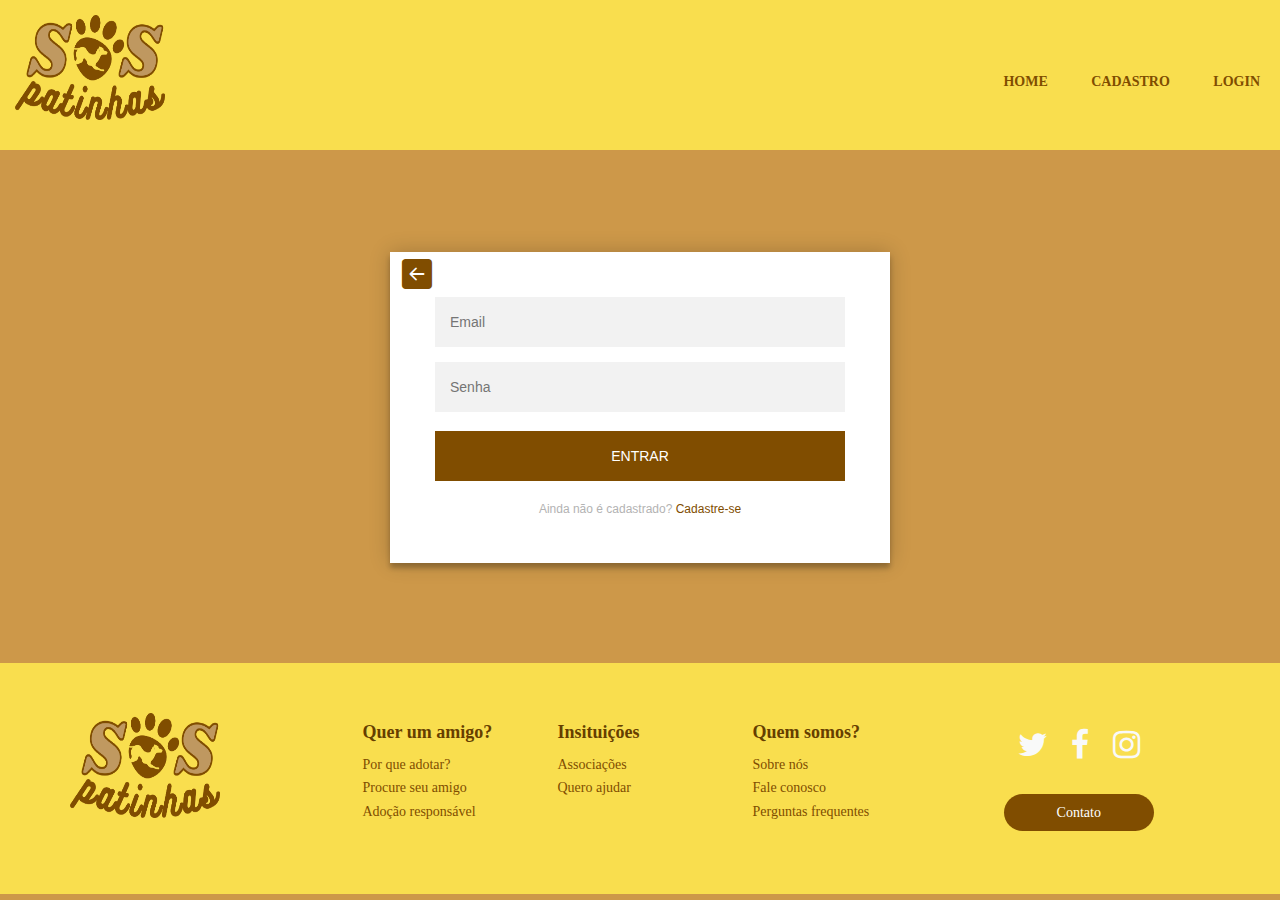
<file: instituicao.html>
<!doctype html>
<html lang="en">
  <head>
    <!-- Required meta tags -->
    <meta charset="utf-8">
    <meta name="viewport" content="width=device-width, initial-scale=1">
    <link rel="shortcut icon" href="img/favicon.ico" type="image/x-icon">
    <link rel="icon" href="img/favicon.ico" type="image/x-icon">
    <link rel="stylesheet" href="http://cdnjs.cloudflare.com/ajax/libs/font-awesome/4.6.3/css/font-awesome.min.css">
    <link rel="stylesheet" href="http://maxcdn.bootstrapcdn.com/bootstrap/3.3.7/css/bootstrap.min.css">
    <link rel="stylesheet" href="https://maxcdn.bootstrapcdn.com/bootstrap/3.4.1/css/bootstrap.min.css">
    <link rel="stylesheet" href="https://cdn.jsdelivr.net/npm/bootstrap-icons@1.5.0/font/bootstrap-icons.css">
    <link rel="stylesheet" href="assets/css/estilo2.css">
    <script src="https://ajax.googleapis.com/ajax/libs/jquery/2.1.1/jquery.min.js"></script>

    <title>SOS Patinhas</title>
  </head>
  <body>
    
    <div class="content">

      <div class="geral">
      <div id="topo">
          
          <div id="logo">
              <img src="img/logo_sos.png" width="150" height="105"/>
          </div>
  
          <div id="menu">
              <a href="index.html">HOME</a>
              <a href="cadastro.html">CADASTRO</a>
              <a href="login.html">LOGIN</a></li>
          </div>
      
      </div>

      <!--CORPO-->

      <div class="login-page">
        <div class="form">
        <a href="login.html"><i class="bi bi-arrow-left-square-fill" style="position:absolute; left: 12px; top: 2px; font-size: 3rem; color: #804d00;" ></a></i>
          <form class="register-form">
            <input type="text" pattern="[A-Z\s][a-z\s]+$" oninvalid="setCustomValidity('Somente Letras!')" onchange="try{setCustomValidity('')}catch(e){}" placeholder="Nome"/>
            <input type="tel" required="required" maxlength="15" pattern="\([0-9]{2}\) [0-9]{4,6}-[0-9]{3,4}$" placeholder="Telefone"/>
            <input type="text" placeholder="CNPJ"/>
            <label for="browser2"></label>
              <input list="browsers2" name="browser2" id="browser2" placeholder="Escolha um estado">
              <datalist id="browsers2">
                <option value="AC">
                <option value="AL">
                <option value="AP">
                <option value="AM">
                <option value="BA">
                <option value="CE">
                <option value="DF">
                <option value="ES">
                <option value="GO">
                <option value="MA">
                <option value="MT">
                <option value="MS">
                <option value="MG">
                <option value="PA">
                <option value="PB">
                <option value="PR">
                <option value="PE">
                <option value="PI">
                <option value="RJ">
                <option value="RN">
                <option value="RS">
                <option value="RO">
                <option value="RR">
                <option value="RR">
                <option value="SC">
                <option value="SP">
                <option value="SE">
                <option value="TO">
              </datalist>
              <label for="browser"></label>
              <input list="browsers" name="browser" id="browser" placeholder="Escolha uma cidade">
              <datalist id="browsers">
                <option value="Nilópolis">
                <option value="Nova Iguaçu">
                <option value="Santos">
                <option value="Uberlandia">
                <option value="Açailandia">
                <option value="São Vincente">
                <option value="Pindamonhangaba">
                <option value="Paciência">
                <option value="Praia Grande">
                <option value="Bandeira do Sul">
                <option value="Boqueirão">
                <option value="Colorado do Oeste">
              </datalist>

            <input type="text" pattern="[A-Z\s][a-z\s]+$" oninvalid="setCustomValidity('Somente Letras!')" onchange="try{setCustomValidity('')}catch(e){}" placeholder="Rua"/>
            <input type="email" required="required" class="input-text" pattern="[a-z0-9._%+-]+@[a-z0-9.-]+\.[a-z]{2,4}$" placeholder="Email"/>
            <input type="password" id= "senha" placeholder="Senha"/>
            <input type="file" id="arquivo"/>
            <button>cadastrar</button>
            <p class="message">Já cadastrado?<a href="#"> Entre aqui!</a></p>
          </form>

          <form class="login-form">
            <input type="email" required="required" class="input-text" pattern="[a-z0-9._%+-]+@[a-z0-9.-]+\.[a-z]{2,4}$" placeholder="Email"/>
            <input type="password" placeholder="Senha"/>
            <button>entrar</button>
            <p class="message">Ainda não é cadastrado? <a href="#">Cadastre-se</a></p>
          </form>
        </div>
      </div>

      <!--RODAPÉ-->

      <footer id="myFooter">
        <div class="container">
            <div class="row">
                <div class="col-sm-3">
                    <h2 class="logo"><img src="img/logo_sos.png" width="150" height="105"></h2>
                </div>
                <div class="col-sm-2">
                    <h5>Quer um amigo?</h5>
                    <ul>
                        <li><a href="#">Por que adotar?</a></li>
                        <li><a href="#">Procure seu amigo</a></li>
                        <li><a href="#">Adoção responsável</a></li>
                    </ul>
                </div>
                <div class="col-sm-2">
                    <h5>Insituições</h5>
                    <ul>
                        <li><a href="#">Associações</a></li>
                        <li><a href="#">Quero ajudar</a></li>
                    </ul>
                </div>
                <div class="col-sm-2">
                    <h5>Quem somos?</h5>
                    <ul>
                        <li><a href="#">Sobre nós</a></li>
                        <li><a href="#">Fale conosco</a></li>
                        <li><a href="#">Perguntas frequentes</a></li>
                    </ul>
                </div>
                <div class="col-sm-3">
                    <div class="social-networks">
                        <a href="#" class="twitter"><i class="fa fa-twitter"></i></a>
                        <a href="#" class="facebook"><i class="fa fa-facebook"></i></a>
                        <a href="https://www.instagram.com/sos_patinhas_ofc/" class="instagram"><i class="fa fa-instagram"></i></a>
                    </div>
                    <a href="#">
                        <button type="button" class="btn btn-default">Contato</button>
                    </a>
                </div>
            </div>
        </div>
    </footer>

        <script>
                $('.message a').click(function(){
              $('form').animate({height: "toggle", opacity: "toggle"}, "slow");
            });
          </script>
    <!-- Optional JavaScript; choose one of the two! -->

    <!-- Option 1: Bootstrap Bundle with Popper -->
    <script src="https://cdn.jsdelivr.net/npm/bootstrap@5.1.1/dist/js/bootstrap.bundle.min.js" integrity="sha384-/bQdsTh/da6pkI1MST/rWKFNjaCP5gBSY4sEBT38Q/9RBh9AH40zEOg7Hlq2THRZ" crossorigin="anonymous"></script>

    <!--Java sem ser do Bootstrap!-->
    <script src="https://ajax.googleapis.com/ajax/libs/jquery/3.5.1/jquery.min.js"></script>
    <script src="https://maxcdn.bootstrapcdn.com/bootstrap/3.4.1/js/bootstrap.min.js"></script>

    <!-- Option 2: Separate Popper and Bootstrap JS -->
    <!--
    <script src="https://cdn.jsdelivr.net/npm/@popperjs/core@2.9.3/dist/umd/popper.min.js" integrity="sha384-W8fXfP3gkOKtndU4JGtKDvXbO53Wy8SZCQHczT5FMiiqmQfUpWbYdTil/SxwZgAN" crossorigin="anonymous"></script>
    <script src="https://cdn.jsdelivr.net/npm/bootstrap@5.1.1/dist/js/bootstrap.min.js" integrity="sha384-skAcpIdS7UcVUC05LJ9Dxay8AXcDYfBJqt1CJ85S/CFujBsIzCIv+l9liuYLaMQ/" crossorigin="anonymous"></script>
    -->
  </body>
</html>
</file>
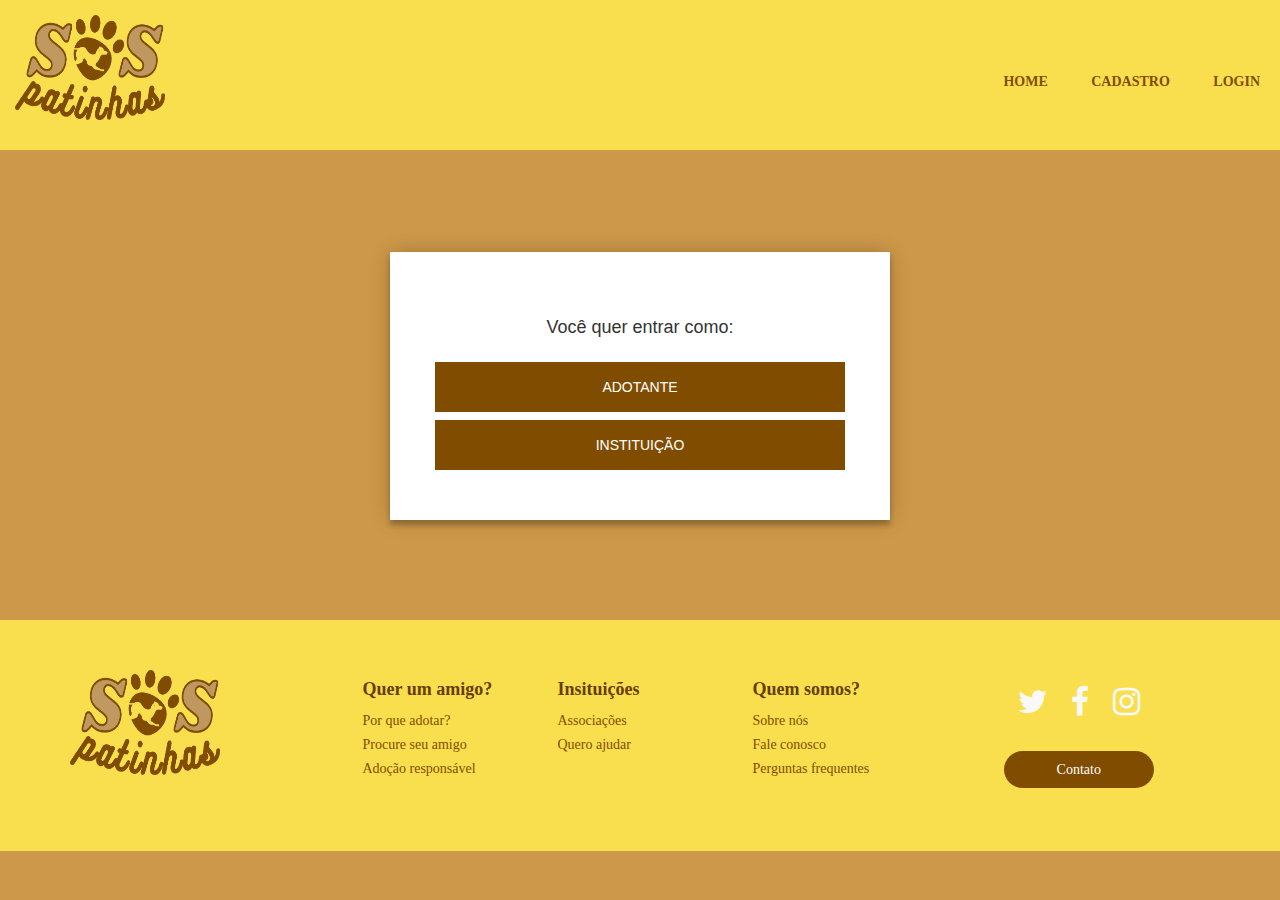
<file: login.html>
<!doctype html>
<html lang="en">
  <head>
    <!-- Required meta tags -->
    <meta charset="utf-8">
    <meta name="viewport" content="width=device-width, initial-scale=1">
    <link rel="shortcut icon" href="img/favicon.ico" type="image/x-icon">
    <link rel="icon" href="img/favicon.ico" type="image/x-icon">
    <link rel="stylesheet" href="http://cdnjs.cloudflare.com/ajax/libs/font-awesome/4.6.3/css/font-awesome.min.css">
    <link rel="stylesheet" href="http://maxcdn.bootstrapcdn.com/bootstrap/3.3.7/css/bootstrap.min.css">
    <link rel="stylesheet" href="https://maxcdn.bootstrapcdn.com/bootstrap/3.4.1/css/bootstrap.min.css">
    <link rel="stylesheet" href="assets/css/estilo1.css">

    
    <title>SOS Patinhas</title>
  </head>
  <body>
    
    <div class="content">

      <div class="geral">
      <div id="topo">
          
          <div id="logo">
              <img src="img/logo_sos.png" width="150" height="105"/>
          </div>
  
          <div id="menu">
              <a href="index.html">HOME</a>
              <a href="cadastro.html">CADASTRO</a>
              <a href="login.html">LOGIN</a></li>
          </div>
      
      </div>

          <!--CORPO-->

              <div class="login-page">
        <div class="form">
          <form class="register-form">
            <input type="text" placeholder="nome"/>
            <input type="password" placeholder="senha"/>
            <input type="email" required="required" class="input-text" pattern="[a-z0-9._%+-]+@[a-z0-9.-]+\.[a-z]{2,4}$" placeholder="email"/>
            <button>create</button>
            <p class="message">Já se cadastrou?<a href="#"> Entre aqui!</a></p>
          </form>
          <form class="login-form">
            <h4>Você quer entrar como:</h4>
            <form>
              <button type="submit" formaction="adotante.html">Adotante</button>
            </form>
            <form>
              <button type="submit" formaction="instituicao.html">Instituição</button>
            </form>
          
          </form>
        </div>
      </div>
  
          <!--RODAPÉ-->

        <footer id="myFooter">
          <div class="container">
              <div class="row">
                  <div class="col-sm-3">
                      <h2 class="logo"><img src="img/logo_sos.png" width="150" height="105"></h2>
                  </div>
                  <div class="col-sm-2">
                      <h5>Quer um amigo?</h5>
                      <ul>
                          <li><a href="#">Por que adotar?</a></li>
                          <li><a href="#">Procure seu amigo</a></li>
                          <li><a href="#">Adoção responsável</a></li>
                      </ul>
                  </div>
                  <div class="col-sm-2">
                      <h5>Insituições</h5>
                      <ul>
                          <li><a href="#">Associações</a></li>
                          <li><a href="#">Quero ajudar</a></li>
                      </ul>
                  </div>
                  <div class="col-sm-2">
                      <h5>Quem somos?</h5>
                      <ul>
                          <li><a href="#">Sobre nós</a></li>
                          <li><a href="#">Fale conosco</a></li>
                          <li><a href="#">Perguntas frequentes</a></li>
                      </ul>
                  </div>
                  <div class="col-sm-3">
                      <div class="social-networks">
                          <a href="#" class="twitter"><i class="fa fa-twitter"></i></a>
                          <a href="#" class="facebook"><i class="fa fa-facebook"></i></a>
                          <a href="https://www.instagram.com/sos_patinhas_ofc/" class="instagram"><i class="fa fa-instagram"></i></a>
                      </div>
                      <a href="#">
                          <button type="button" class="btn btn-default">Contato</button>
                      </a>
                  </div>
              </div>
          </div>
      </footer>

      <script>
         $('.message a').click(function(){
              $('form').animate({height: "toggle", opacity: "toggle"}, "slow");
            });
      </script>

    <!-- Option 1: Bootstrap Bundle with Popper -->
    <script src="https://cdn.jsdelivr.net/npm/bootstrap@5.1.2/dist/js/bootstrap.bundle.min.js" integrity="sha384-kQtW33rZJAHjgefvhyyzcGF3C5TFyBQBA13V1RKPf4uH+bwyzQxZ6CmMZHmNBEfJ" crossorigin="anonymous"></script>

    <!-- Option 2: Separate Popper and Bootstrap JS -->
    <!--
    <script src="https://cdn.jsdelivr.net/npm/@popperjs/core@2.10.2/dist/umd/popper.min.js" integrity="sha384-7+zCNj/IqJ95wo16oMtfsKbZ9ccEh31eOz1HGyDuCQ6wgnyJNSYdrPa03rtR1zdB" crossorigin="anonymous"></script>
    <script src="https://cdn.jsdelivr.net/npm/bootstrap@5.1.2/dist/js/bootstrap.min.js" integrity="sha384-PsUw7Xwds7x08Ew3exXhqzbhuEYmA2xnwc8BuD6SEr+UmEHlX8/MCltYEodzWA4u" crossorigin="anonymous"></script>
    -->
  </body>
</html>
</file>
<file: assets/css/estilo.css>
body{

    width: 100%; /*Usado para o código se adaptar a todas as resoluções*/
    background-color: #ffffff;
    font-family:"trebuchet ms",verdana;
    color:#333333;
    margin: 0 auto; /*Usado para o código se adaptar a todas as resoluções*/
}

img{
    border:none;
}

#topo{
    width:100%; /*porcentagem usada para ocupar toda a largura, se adaptando a resoluções diferentes*/
    height:150px;
    background-color:#f9de4e;
    margin:auto;
}

#barra{

    position: absolute;
    
}

#logo{
    width:181px;
    height:73px;
    margin-left:15px;
    margin-top: 15px;
    position:absolute;
    
    
}

#menu{
    float:right; /*para ficar posicionado na direita*/
    margin-top:62px;
}

#menu a{
    color:#804D00;
    font-weight:bold;
    font-family:verdana;
    text-decoration:none;
    display:inline-block;
    padding:10px 20px 10px 20px;
}

#menu a:hover{
    color:#804D00;
    background-color:#CD9849;
}

.container-fluid{
     background-color:#CD9849
}

#banner{
    
    position: center;
}

#conteudo{

    margin:30px 0 30px 0; /*TOP RIGHT BOTTOM LEFT*/
}

/*GALERIA 2.0*/

/* Font */
@import url('https://fonts.googleapis.com/css?family=Quicksand:400,700');

/* Design */
*,
*::before,
*::after {
  box-sizing: border-box;
}

/*BOTÕES*/

.button {
    background-color: #804D00;
    border: none;
    color: white;
    padding: 1% 15%;
    text-align: center;
    text-decoration: none;
    display: inline-block;
    font-size: 16px;
    margin: 4px 2px 0px ;
    cursor: pointer;
    align-items: center;
}

.button:hover{
    background-color: #a16202;
    text-decoration: none;
    color: white;
}

/* estas são as dimensões típicas de um iPhone*/

@media only screen and (max-device-width: 320px) {

    #buttonExamples {font-size: 150%;}
    
    }
    
    /* estas são as dimensões típicas de um smartphone */
    
    @media only screen and (min-device-width: 320px) and (max-device-width: 480px) {
    
    #buttonExamples {font-size: 150%;}
    
    }
    
    @media only screen and (min-device-width: 480px) and (max-device-width: 768px) {
    
    #buttonExamples {font-size: 150%;}
    
    }
    
    /* estas são as dimensões típicas para um computador de dispositivo / desktop de tamanho médio */
    
    @media only screen and (min-device-width: 768px) and (max-device-width: 992px) {
    
    #buttonExamples {font-size: 150%;}
    
    }
    
    /* estas são as dimensões típicas para uma tela grande */
    
    @media only screen and (min-device-width: 768px) and (max-device-width: 1200px) {
    
    #buttonExamples {font-size: 150%;}
    
    }
/*FIM*/


.main{
  max-width: 1200px;
  margin: 0 auto;
  text-align: center;
}

h2{

    font-weight: 800;
    color: #4b2d00;
    text-align: center;
}

h1 {
    font-size: 24px;
    font-weight: 400;
    text-align: center;
}

.cards_item img {
  height: auto;
  max-width: 100%;
  vertical-align: middle;
}

.btn {
  color: #804D00;
  padding: 0.8rem;
  font-size: 14px;
  text-transform: uppercase;
  border-radius: 4px;
  font-weight: 400;
  display: block;
  width: 100%;
  cursor: pointer;
  border: 1px solid rgba(255, 255, 255, 0.2);
}

.btn:hover {
  background-color: #CD9849
}

.cards {
  display: flex;
  flex-wrap: wrap;
  list-style: none;
  margin: 0;
  padding: 0;
}

.cards_item {
  display: flex;
  padding: 1rem;
}

@media (min-width: 40rem) {
  .cards_item {
    width: 50%;
  }
}

@media (min-width: 56rem) {
  .cards_item {
    width: 33.3333%;
  }
}

.card {
  background-color: white;
  border-radius: 0.25rem;
  box-shadow: 0 20px 40px -14px rgba(0, 0, 0, 0.25);
  display: flex;
  flex-direction: column;
  overflow: hidden;
}

.card_content {
  padding: 1rem;
 
}

.card_title {
  color: #804D00;
  font-size: 2.1rem;
  font-weight: 700;
  letter-spacing: 1px;
  text-transform: capitalize;
  margin: 0px;
}

.card_text {
  color: #804D00;
  font-size: 1.3rem;
  line-height: 1.5;
  margin-top: 1rem;
  margin-bottom: 1.25rem;    
  font-weight: 400;
  text-align: center;
}
.made_by{
  font-weight: 400;
  font-size: 13px;
  margin-top: 35px;
  text-align: center;
}

/*FIM DA GALERIA*/

/*PAGINAÇÃO*/

.center {
    text-align: center;
  }

.pagination {
    display: inline-block;
 }
  
  
  .pagination a {
    color: black;
    float: left;
    padding: 8px 16px;
    text-decoration: none;
    border: 1px solid rgb(255, 255, 255);
  }
  
  .pagination a.active {
    background-color: #804D00;
    color: white;
    border: 1px solid #694001;
  }
  
  .pagination a:hover:not(.active) {background-color: #804D00 ;}
  
  .pagination a:first-child {
    border-top-left-radius: 5px;
    border-bottom-left-radius: 5px;
  }
  
  .pagination a:last-child {
    border-top-right-radius: 5px;
    border-bottom-right-radius: 5px;
  }

/*FIM PAGINAÇÃO*/


h1,h2,h3,h4,h5,h6{
    margin:0;
}

h3{
    font-family:verdana;
    font-size:18px;
}

h4{
    font-size:14px;
    margin-top:10px;
}

#box1{

    position:absolute ;
    right:1050px;
    bottom: -270px;
    
}

#box1,#box2,#box3{
    width:260px;
    min-height:300px;
    float:left;
}

#box2{
    margin-left:50px;
}

#box3{
    float:right;
}

#box1 h3, #box2 h3, #box3 h3{
    margin-top:10px;
}
    
#box1 p, #box2 p{
    color:#666666;
    font-size:12px;
}

.logo{

    position: absolute;
    top: 15px;
}

input[type=text]{ /*formata os inputs do tipo text*/
    width:260px;
    border:solid 1px #CCCCCC;
    margin-bottom:5px;
}





#myFooter {
    background-color: #f9de4e;
    padding-top: 30px;

}

#myFooter .row {
    margin-bottom: 60px;
}

#myFooter .navbar-brand {
    margin-top: 45px;
    height: 65px;
}

#myFooter ul {
    list-style-type: none;
    padding-left: 0;
    line-height: 1.7;
}

#myFooter h5 {
    font-size: 18px;
    color: #663e00;
    font-weight: bold;
    margin-top: 30px;
}

#myFooter h2 a{
    font-size: 50px;
    text-align: center;
    color: #fff;
}

#myFooter a {
    color: #804d00;
    text-decoration: none;}

#myFooter a:hover,
#myFooter a:focus {
    text-decoration: none;
    color: #CD9849;
}

#myFooter .social-networks {
    text-align: center;
    padding-top: 30px;
    padding-bottom: 16px;
}

#myFooter .social-networks a {
    font-size: 32px;
    color: #f9f9f9;
    padding: 10px;
    transition: 0.2s;
}

#myFooter .social-networks a:hover {
    text-decoration: none;
}

#myFooter .facebook:hover {
    color: #0077e2;
}

#myFooter .instagram:hover {
    color: purple;
}

#myFooter .twitter:hover {
    color: #00aced;
}

#myFooter .btn {
    color: white;
    background-color: #804d00;
    border-radius: 20px;
    border: none;
    width: 150px;
    display: block;
    margin: 0 auto;
    margin-top: 10px;
    line-height: 25px;
}

@media screen and (max-width: 767px) {
    #myFooter {
        text-align: center;
    }
}


/* CSS utilizado para posicionar o rodapé no final da página. */
/* Você pode remover isso. */

html{
    height: 100%;
}

body{
    display: flex;
    display: -webkit-flex;
    flex-direction: column;
    -webkit-flex-direction: column;
    height: 100%;
}

.content{
   flex: 1 0 auto;
   -webkit-flex: 1 0 auto;
   min-height: 200px;
}

#myFooter{
   flex: 0 0 auto;
   -webkit-flex: 0 0 auto;
}
</file>
<file: assets/css/estilo2.css>
body{

    width: 100%; /*Usado para o código se adaptar a todas as resoluções*/
    background-color: #ffffff;
    font-family:"trebuchet ms",verdana;
    color:#333333;
    margin: 0 auto; /*Usado para o código se adaptar a todas as resoluções*/
}

img{
    border:none;
}

#topo{
    width:100%; /*porcentagem usada para ocupar toda a largura, se adaptando a resoluções diferentes*/
    height:150px;
    background-color:#f9de4e;
    margin:auto;
}

#barra{

    position: absolute;
    
}

#logo{
    width:181px;
    height:73px;
    margin-left:15px;
    margin-top: 15px;
    position:absolute;
    
    
}

#menu{
    float:right; /*para ficar posicionado na direita*/
    margin-top:62px;
}

#menu a{
    color:#804D00;
    font-weight:bold;
    font-family:verdana;
    text-decoration:none;
    display:inline-block;
    padding:10px 20px 10px 20px;
}

#menu a:hover{
    color:#804D00;
    background-color:#CD9849;
}

/*retirar caso n ser usado*/

.container-fluid{
     background-color:#CD9849
}

/*CORPO-LOGIN*/

@import url(https://fonts.googleapis.com/css?family=Roboto:300);

.login-page {
  width: 500px;
  padding: 8% 0 0;
  margin: auto;
  font-family: "Roboto", sans-serif;
}

.login-form h4{
    margin: 5% auto;
}
.form {
  position: relative;
  z-index: 1;
  background: #FFFFFF;
  max-width: 500px;
  margin: 0 auto 100px;
  padding: 45px;
  text-align: center;
  box-shadow: 0 0 20px 0 rgba(0, 0, 0, 0.2), 0 5px 5px 0 rgba(0, 0, 0, 0.24);
}
.form input {
  font-family: "Roboto", sans-serif;
  outline: 0;
  background: #f2f2f2;
  width: 100%;
  border: 0;
  margin: 0 0 15px;
  padding: 15px;
  box-sizing: border-box;
  font-size: 14px;
}
.form button {
  font-family: "Roboto", sans-serif;
  text-transform: uppercase;
  outline: 0;
  background: #804d00;
  width: 100%;
  border: 0;
  padding: 15px;
  color: #FFFFFF;
  font-size: 14px;
  -webkit-transition: all 0.3 ease;
  transition: all 0.3 ease;
  cursor: pointer;
  margin: 1% auto;
}

.form button:hover,.form button:active,.form button:focus {
  background: #CD9849;
}
.form .message {
  margin: 15px 0 0;
  color: #b3b3b3;
  font-size: 12px;
}
.form .message a {
  color: #804d00;
  text-decoration: none;
}
.form .register-form {
  display: none;
}

body {
  background: #CD9849; /* fallback for old browsers */
  background: -webkit-linear-gradient(right, #CD9849, #CD9849);
  background: -moz-linear-gradient(right, #CD9849, #CD9849);
  background: -o-linear-gradient(right, #CD9849, #CD9849);
  background: linear-gradient(to left, #CD9849, #CD9849);
  -webkit-font-smoothing: antialiased;
  -moz-osx-font-smoothing: grayscale;      
}




/*RODAPÉ*/

#myFooter {
    background-color: #f9de4e;
    padding-top: 30px;
    z-index: -1;
    position: relative;
}

#myFooter .row {
    margin-bottom: 60px;
}

#myFooter .navbar-brand {
    margin-top: 45px;
    height: 65px;
}

#myFooter ul {
    list-style-type: none;
    padding-left: 0;
    line-height: 1.7;
}

#myFooter h5 {
    font-size: 18px;
    color: #663e00;
    font-weight: bold;
    margin-top: 30px;
}

#myFooter h2 a{
    font-size: 50px;
    text-align: center;
    color: #fff;
}

#myFooter a {
    color: #804d00;
    text-decoration: none;}

#myFooter a:hover,
#myFooter a:focus {
    text-decoration: none;
    color: #CD9849;
}

#myFooter .social-networks {
    text-align: center;
    padding-top: 30px;
    padding-bottom: 16px;
}

#myFooter .social-networks a {
    font-size: 32px;
    color: #f9f9f9;
    padding: 10px;
    transition: 0.2s;
}

#myFooter .social-networks a:hover {
    text-decoration: none;
}

#myFooter .facebook:hover {
    color: #0077e2;
}

#myFooter .instagram:hover {
    color: purple;
}

#myFooter .twitter:hover {
    color: #00aced;
}

#myFooter .btn {
    color: white;
    background-color: #804d00;
    border-radius: 20px;
    border: none;
    width: 150px;
    display: block;
    margin: 0 auto;
    margin-top: 10px;
    line-height: 25px;
}

@media screen and (max-width: 767px) {
    #myFooter {
        text-align: center;
    }
}


/* CSS utilizado para posicionar o rodapé no final da página. */
/* Você pode remover isso. */

html{
    height: 100%;
}

body{
    display: flex;
    display: -webkit-flex;
    flex-direction: column;
    -webkit-flex-direction: column;
    height: 100%;
}

.content{
   flex: 1 0 auto;
   -webkit-flex: 1 0 auto;
   min-height: 200px;
}

#myFooter{
   flex: 0 0 auto;
   -webkit-flex: 0 0 auto;
}
</file>
<file: assets/css/estilo1.css>
body{

    width: 100%; /*Usado para o código se adaptar a todas as resoluções*/
    background-color: #ffffff;
    font-family:"trebuchet ms",verdana;
    color:#333333;
    margin: 0 auto; /*Usado para o código se adaptar a todas as resoluções*/
}

img{
    border:none;
}

#topo{
    width:100%; /*porcentagem usada para ocupar toda a largura, se adaptando a resoluções diferentes*/
    height:150px;
    background-color:#f9de4e;
    margin:auto;
}

#barra{

    position: absolute;
    
}

#logo{
    width:181px;
    height:73px;
    margin-left:15px;
    margin-top: 15px;
    position:absolute;
    
    
}

#menu{
    float:right; /*para ficar posicionado na direita*/
    margin-top:62px;
}

#menu a{
    color:#804D00;
    font-weight:bold;
    font-family:verdana;
    text-decoration:none;
    display:inline-block;
    padding:10px 20px 10px 20px;
}

#menu a:hover{
    color:#804D00;
    background-color:#CD9849;
}

/*retirar caso n ser usado*/

.container-fluid{
     background-color:#CD9849
}

/*CORPO-LOGIN*/

@import url(https://fonts.googleapis.com/css?family=Roboto:300);

.login-page {
  width: 500px;
  padding: 8% 0 0;
  margin: auto;
  font-family: "Roboto", sans-serif;
}

.login-form h4{
    margin: 5% auto;
}
.form {
  position: relative;
  z-index: 1;
  background: #FFFFFF;
  max-width: 500px;
  margin: 0 auto 100px;
  padding: 45px;
  text-align: center;
  box-shadow: 0 0 20px 0 rgba(0, 0, 0, 0.2), 0 5px 5px 0 rgba(0, 0, 0, 0.24);
}
.form input {
  font-family: "Roboto", sans-serif;
  outline: 0;
  background: #f2f2f2;
  width: 100%;
  border: 0;
  margin: 0 0 15px;
  padding: 15px;
  box-sizing: border-box;
  font-size: 14px;
}
.form button {
  font-family: "Roboto", sans-serif;
  text-transform: uppercase;
  outline: 0;
  background: #804d00;
  width: 100%;
  border: 0;
  padding: 15px;
  color: #FFFFFF;
  font-size: 14px;
  -webkit-transition: all 0.3 ease;
  transition: all 0.3 ease;
  cursor: pointer;
  margin: 1% auto;
}
.form button:hover,.form button:active,.form button:focus {
  background: #CD9849;
}
.form .message {
  margin: 15px 0 0;
  color: #b3b3b3;
  font-size: 12px;
}
.form .message a {
  color: #804d00;
  text-decoration: none;
}
.form .register-form {
  display: none;
}

body {
  background: #CD9849; /* fallback for old browsers */
  background: -webkit-linear-gradient(right, #CD9849, #CD9849);
  background: -moz-linear-gradient(right, #CD9849, #CD9849);
  background: -o-linear-gradient(right, #CD9849, #CD9849);
  background: linear-gradient(to left, #CD9849, #CD9849);
  -webkit-font-smoothing: antialiased;
  -moz-osx-font-smoothing: grayscale;      
}




/*RODAPÉ*/

#myFooter {
    background-color: #f9de4e;
    padding-top: 30px;
    z-index: -1;
}

#myFooter .row {
    margin-bottom: 60px;
}

#myFooter .navbar-brand {
    margin-top: 45px;
    height: 65px;
}

#myFooter ul {
    list-style-type: none;
    padding-left: 0;
    line-height: 1.7;
}

#myFooter h5 {
    font-size: 18px;
    color: #663e00;
    font-weight: bold;
    margin-top: 30px;
}

#myFooter h2 a{
    font-size: 50px;
    text-align: center;
    color: #fff;
}

#myFooter a {
    color: #804d00;
    text-decoration: none;}

#myFooter a:hover,
#myFooter a:focus {
    text-decoration: none;
    color: #CD9849;
}

#myFooter .social-networks {
    text-align: center;
    padding-top: 30px;
    padding-bottom: 16px;
}

#myFooter .social-networks a {
    font-size: 32px;
    color: #f9f9f9;
    padding: 10px;
    transition: 0.2s;
}

#myFooter .social-networks a:hover {
    text-decoration: none;
}

#myFooter .facebook:hover {
    color: #0077e2;
}

#myFooter .instagram:hover {
    color: purple;
}

#myFooter .twitter:hover {
    color: #00aced;
}

#myFooter .btn {
    color: white;
    background-color: #804d00;
    border-radius: 20px;
    border: none;
    width: 150px;
    display: block;
    margin: 0 auto;
    margin-top: 10px;
    line-height: 25px;
}

@media screen and (max-width: 767px) {
    #myFooter {
        text-align: center;
    }
}


/* CSS utilizado para posicionar o rodapé no final da página. */
/* Você pode remover isso. */

html{
    height: 100%;
}

body{
    display: flex;
    display: -webkit-flex;
    flex-direction: column;
    -webkit-flex-direction: column;
    height: 100%;
}

.content{
   flex: 1 0 auto;
   -webkit-flex: 1 0 auto;
   min-height: 200px;
}

#myFooter{
   flex: 0 0 auto;
   -webkit-flex: 0 0 auto;
}
</file>
